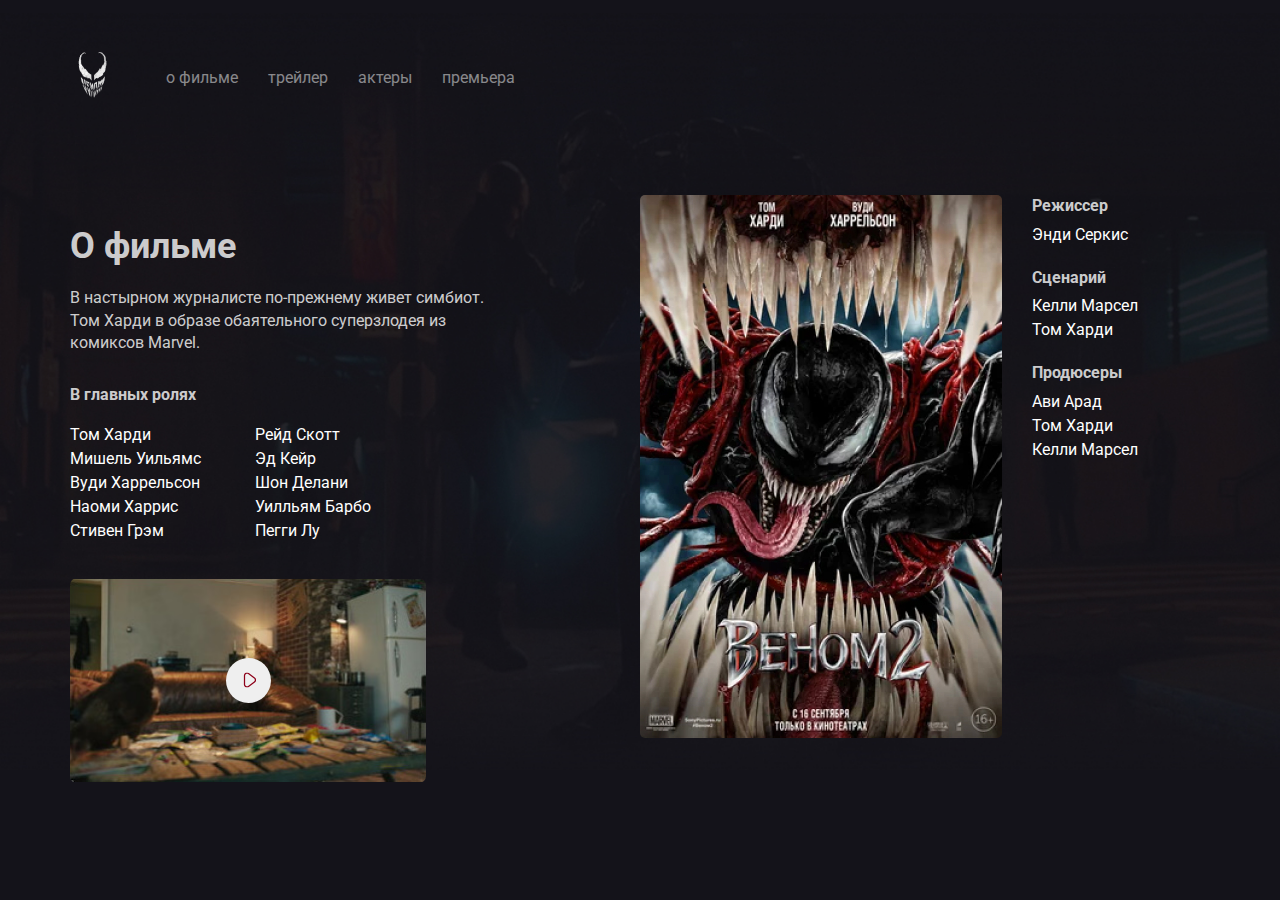
<file: about.html>
<!DOCTYPE html>
<html lang="ru">
<head>
  <meta charset="UTF-8">
  <meta http-equiv="X-UA-Compatible" content="IE=edge">
  <meta name="viewport" content="width=device-width, initial-scale=1.0">
  <title>О фильме - Venom 2</title>
  <link rel="preconnect" href="https://fonts.gstatic.com">
  <link href="https://fonts.googleapis.com/css2?family=Roboto:wght@400;700&display=swap" rel="stylesheet">
  <link rel="stylesheet" href="css/normalize.css">
  <link rel="stylesheet" href="css/style.css">
</head>
<body class="primary-bg">
  <div class="container">
    <header class="header">
      <a href="/" class="logo-link">
      <img width="46" height="71" src="img/logo.png" alt="logo: venom" class="logo-image">
      </a>
      <nav class="nav">
        <button class="menu-button">
          <span class="menu-button-text">меню</span>
          <img src="img/menu.svg" alt="icon: burger-menu" class="menu-button-icon">
        </button>
        <ul class="nav-menu">
          <li class="nav-menu-item">
            <a href="about.html" class="nav-menu-link">о фильме</a>
          </li>
          <li class="nav-menu-item">
            <a href="trailer.html" class="nav-menu-link">трейлер</a>
          </li>
          <li class="nav-menu-item">
            <a href="actors.html" class="nav-menu-link">актеры</a>
          </li>
          <li class="nav-menu-item">
            <a href="premier.html" class="nav-menu-link">премьера</a>
          </li>
        </ul>
      </nav>
    </header>
    <div class="content">
      <div class="col">
        <h2 class="content-title">О фильме</h2>
        <p class="content-text">
          В настырном журналисте по-прежнему живет симбиот. Том Харди в образе обаятельного суперзлодея из комиксов Marvel.
        </p>
        <h3 class="content-subtitle">В главных ролях</h3>
        <ul class="list column-2">
          <li class="list-item">Том Харди</li>
          <li class="list-item">Мишель Уильямс</li>
          <li class="list-item">Вуди Харрельсон</li>
          <li class="list-item">Наоми Харрис</li>
          <li class="list-item">Стивен Грэм</li>
          <li class="list-item">Рейд Скотт</li>
          <li class="list-item">Эд Кейр</li>
          <li class="list-item">Шон Делани</li>
          <li class="list-item">Уилльям Барбо</li>
          <li class="list-item">Пегги Лу</li>
        </ul>
        <div class="trailer">
          <button class="play">
            <img src="img/play.svg" alt="icon: play" class="play-icon">
          </button>
        </div>
        <!-- /.trailer -->
      </div>
      <!-- /.col -->
      <div class="col">
        <div class="poster-wrapper">
          <img src="img/poster.jpg" alt="image: poster" class="poster">
        <div class="creators">
          <h3 class="content-subtitle">Режиссер</h3>
          <ul class="list">
            <li class="list-item">Энди Серкис</li>
          </ul>
          <h3 class="content-subtitle">Сценарий</h3>
          <ul class="list">
            <li class="list-item">Келли Марсел</li>
            <li class="list-item">Том Харди</li>
          </ul>
          <h3 class="content-subtitle">Продюсеры</h3>
          <ul class="list">
            <li class="list-item">Ави Арад</li>
            <li class="list-item">Том Харди</li>
            <li class="list-item">Келли Марсел</li>
          </ul>
        </div>
        </div>
      </div>
      <!-- /.col -->
    </div>
    </div>
  <script src="js/app.js"></script>
</body>
</html>
</file>
<file: css/style.css>
*,
*::before,
*::after {
  box-sizing: border-box;
}

body {
  background-color: #14131A;
  color: #FFFFFF;
  font-family: 'Roboto', sans-serif;
}

img {
  max-width: 100%;
}

.container {
  max-width: 1140px;
  width: 90%;
  margin: auto;
}

.venom {
  position: absolute;
  top: 0;
  right: 0;
  max-width: 728px;
  width: 40%;
}

.header {
  display: flex;
  align-items: center;
  padding-top: 40px;
  margin-bottom: 80px;
}

.logo-link {
  display: inline-block;
  margin-right: 50px;
}

.nav-menu {
 margin: 0;
 padding: 0;
 list-style: none;
 display: flex; 
}

.nav-menu-item {
  margin-right: 30px;
}

.nav-menu-link {
  text-decoration: none;
  color: rgba(255, 255, 255, 0.5);
}

.film-date {
  display: block;
  font-size: 24px;
  line-height: 28px;
  margin-bottom: 2%;
  color: rgba(255, 255, 255, 0.8);
}

.film-description {
  margin-top: 3%;
  max-width: 423px;
  font-size: 16px;
  line-height: 140%;
  color: rgba(255, 255, 255, 0.8);
}

.film-logo {
  width: 70%;
}

.button {
  padding: 15px 30px;
  border: none;
  border-radius: 5px;
  text-decoration: none;
  cursor: pointer;
}

.button-icon, .button-text {
  display: inline-block;
  vertical-align: middle;
}

.button-text {
  font-size: 14px;
  line-height: 16px;
  margin-left: 10px;
}

.button-primary {
  color: #8d0019;
  background-color: #fff;
}

.button-link {
  color: #fff;
}

.button-group {
  margin-top: 5%;
}

.blood {
  background: url("../img/blood.png") no-repeat top right / 70%,
  #14131A url("../img/background.jpg") no-repeat center center / 100%;
}

.primary-bg {
  background: #14131A url("../img/background.jpg") no-repeat center center / 100%;
}

.content {
  display: flex;
}

.col {
  flex-basis: 50%;
}

.content-subtitle {
  font-weight: bold;
  font-size: 16px;
  line-height: 140%;
  color: rgba(255, 255, 255, 0.8);
  margin-bottom: 15px;
  margin-top: 0;
}

.content-title {
  font-weight: bold;
  font-size: 36px;
  line-height: 42px;
  color: rgba(255, 255, 255, 0.8);
  margin-bottom: 20px;
}

.content-text {
  font-size: 16px;
  line-height: 140%;
  color: rgba(255, 255, 255, 0.8);
  max-width: 423px;
  margin-bottom: 30px;
}

.content .list {
  list-style: none;
  padding: 0;
}

.list-item {
  line-height: 1.5;
}

.column-2 {
  -webkit-column-count: 2;
  -moz-column-count: 2;
  column-count: 2;
  -webkit-column-gap: 20px;
  -moz-column-gap: 20px;
  column-gap: 20px;
  max-width: 350px;
}

.content .trailer {
  width: 356px;
  height: 205px;
  background: url("../img/trailer-cover.jpg") no-repeat center / contain;
  border-radius: 7px;
  display: flex;
  align-items: center;
  justify-content: center;
  margin-top: 35px;
}

.trailer .play {
  width: 45px;
  height: 45px;
  border-radius: 50%;
  border: none;
  cursor: pointer;
}

.trailer .play-icon {
  transform: translate(1px, 2px);
}

.poster-wrapper {
  display: flex;
  align-items: start;
}

.poster {
  width: 362px;
  border-radius: 5px;
  margin-right: 30px;
}

.poster-wrapper .content-subtitle {
  margin-bottom: 5px;
}

.poster-wrapper .list {
  margin: 0;
  margin-bottom: 20px;
}

.menu-button {
  display: none;
}

.menu-close {
  display: none;
}

@media (max-width: 1024px) {
  .content {
    flex-direction: column;
    padding-bottom: 5%;
  }

  .col {
    margin-bottom: 5%;
  }

  .header {
    margin-bottom: 4%;
  }

  .film {
    margin-top: 20%;
  }
}

@media (max-width: 768px) {
  .blood {
    background: #14131A;
  }

  .venom {
    top: 10%;
  }
}

@media (max-width: 576px) {
  .venom {
    top: 20%;
    width: 30%;
  }

  .nav {
    margin-left: auto;
  }

  .nav-menu {
    position: fixed;
    left: 0;
    top: 0;
    z-index: 9;
    width: 100%;
    height: 100%;
    background-color: #FFFFFF;
    display: flex;
    align-items: center;
    justify-content: center;
    flex-direction: column;
    transform: translateX(100%);
    transition: transform .2s;
  }

  .nav-menu-item {
    margin-top: 2%;
    margin-bottom: 2%;
    margin-right: 0;
  }

  .menu-close {
    position: fixed;
    opacity: 0;
    right: 25px;
    top: 65px;
    display: flex;
    align-items: center;
    z-index: 10;
    border: none;
    background-color: #fff;
    cursor: pointer;
    transform: translateX(300%);
    transition: transform .2s;
    transition-delay: .5s;
  }

  .is-active {
    transform: translateX(0%);
    opacity: 1;
  }
  
  .menu-close-text {
    margin-right: 10px;
  }

  .nav-menu-link {
    color: #14131A;
  }

  .menu-button {
    display: flex;
    align-items: center;
    justify-content: center;
    padding: 10px;
    border: none;
    background-color: #14131A;
    cursor: pointer;
    color: #FFFFFF;
  }

  .menu-button-text {
    margin-right: 10px;
  }

  .button-group {
    display: flex;
    align-items: center;
    justify-content: center;
    flex-direction: column;
  }

  .film-text {
    text-align: center;
  }

  .poster-wrapper {
    flex-direction: column;
  }

  .poster {
    margin-bottom: 4%;
    margin-right: 0;
    width: 100%;
    max-width: 350px;
  }

  .content .trailer {
    max-width: 350px;
    width: 100%;
  }

  .column-2 {
    column-count: 1;
  }
}
</file>
